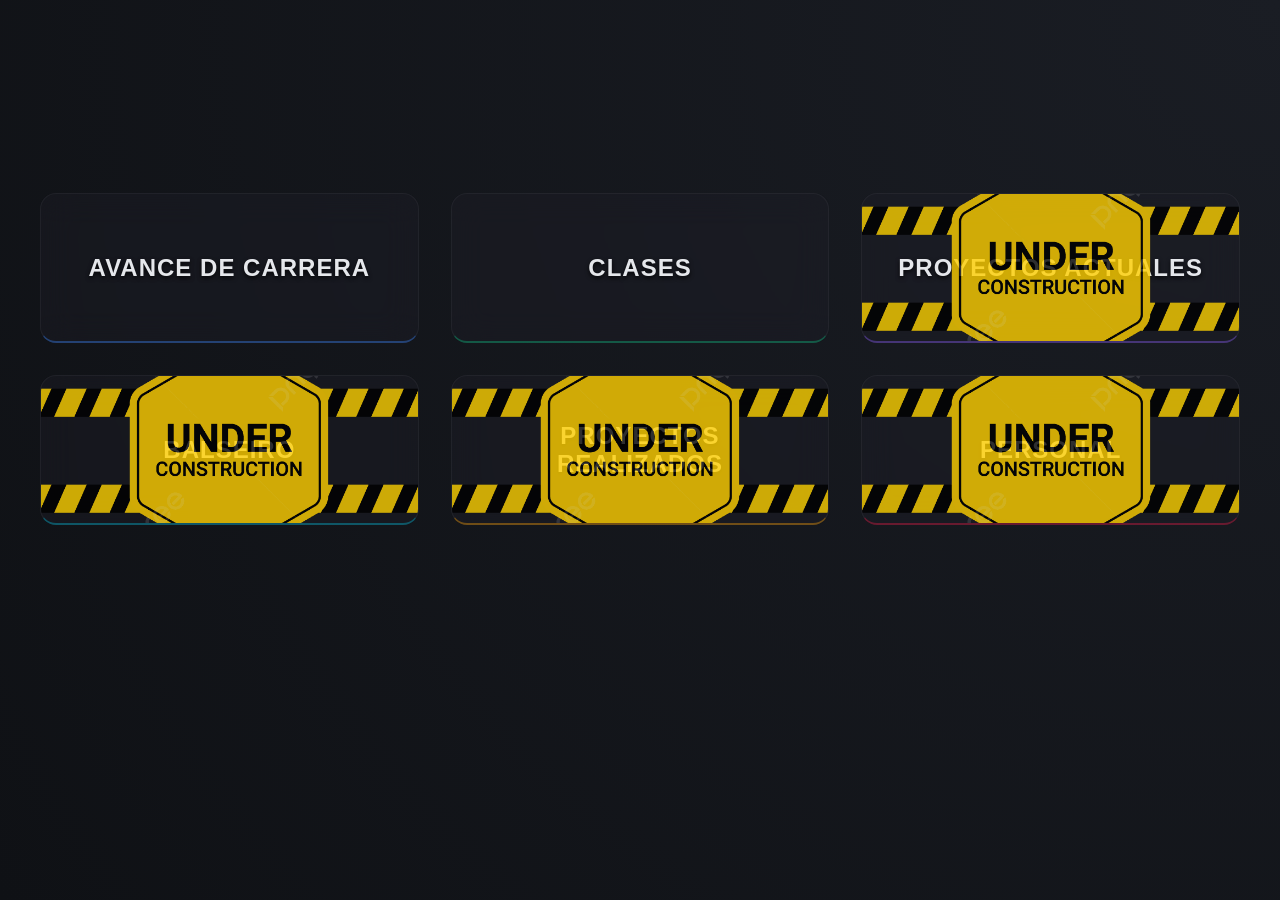
<file: index.html>
<!DOCTYPE html>
<html lang="es">
<head>
    <meta charset="UTF-8">
    <meta name="viewport" content="width=device-width, initial-scale=1.0">
    <title>Home Page</title>
    <link rel="stylesheet" href="style.css">
</head>
<body>
    <div class="grid-container">
        
        <a href="avance.html" class="card">
            <h1 class="elegant-text">Avance de Carrera</h1>
        </a>
        
        <a href="clases.html" class="card">
            <h1 class="elegant-text">Clases</h1>
        </a>

        <div class="card">
            <img src="construccion.png" alt="En construcción" class="under-construction-img">
            <h1 class="elegant-text">Proyectos Actuales</h1>
        </div>

        <div class="card">
            <img src="construccion.png" alt="En construcción" class="under-construction-img">
            <h1 class="elegant-text">Balseiro</h1>
        </div>

        <div class="card">
            <img src="construccion.png" alt="En construcción" class="under-construction-img">
            <h1 class="elegant-text">Proyectos realizados</h1>
        </div>

        <div class="card">
            <img src="construccion.png" alt="En construcción" class="under-construction-img">
            <h1 class="elegant-text">Personal</h1>
        </div>

        <!-- 7mo Bloque Oculto (Easter Egg del Snake) -->
        <a href="snake.html" class="card hidden-block">
            <!-- No hace falta ponerle texto ni imagen porque será invisible -->
        </a>

    </div>
</body>
</html>
</file>
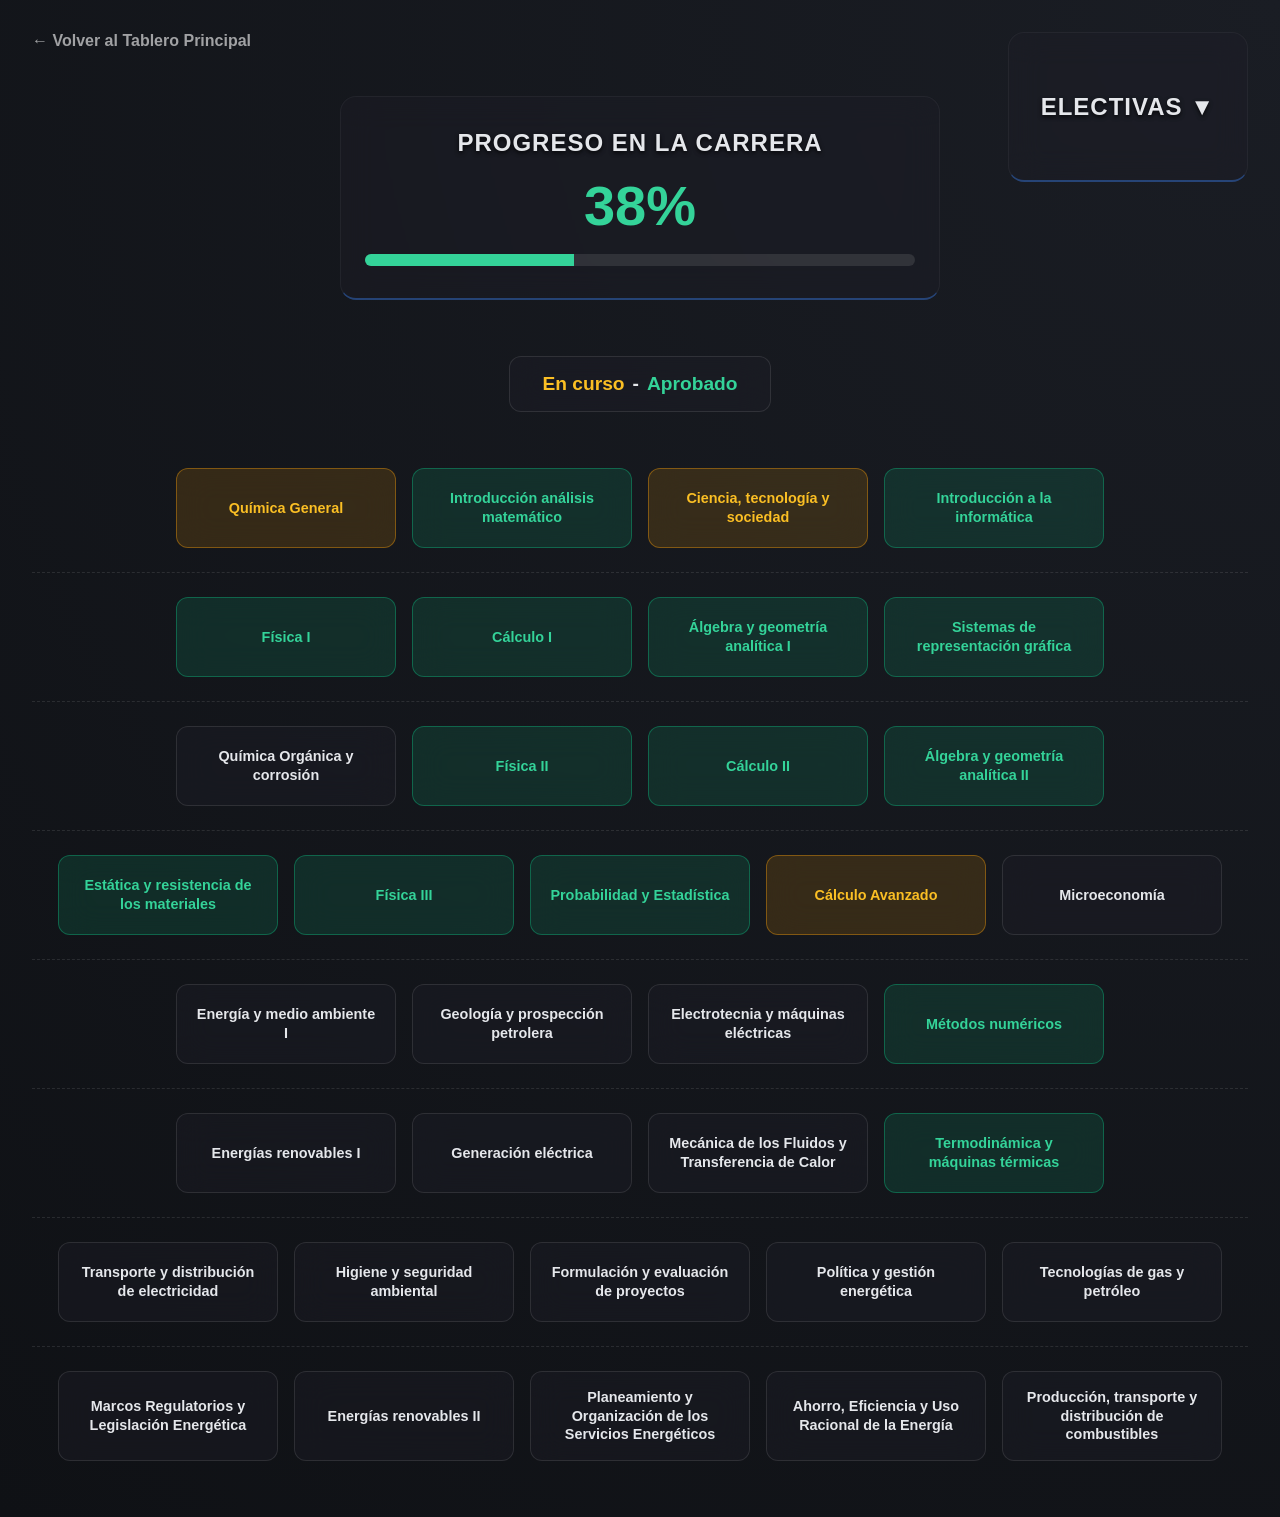
<file: avance.html>
<!DOCTYPE html>
<html lang="es">
<head>
    <meta charset="UTF-8">
    <meta name="viewport" content="width=device-width, initial-scale=1.0">
    <title>Avance de Carrera</title>
    <link rel="stylesheet" href="style.css">
</head>
<body>
        
    <!-- Botón para volver al Inicio -->
    <a href="index.html" class="back-button">← Volver al Tablero Principal</a>

        <!-- Menú Desplegable Flotante -->
    <div class="electives-dropdown">
        
        <!-- El botón principal (sigue siendo un globo grande) -->
        <div class="card electives-btn">
            <h1 class="elegant-text" style="font-size: 1.5rem; margin: 0;">Electivas ▼</h1>
        </div>
        
        <!-- Contenedor invisible para apilar las materias -->
        <div class="electives-content">
            
            <!-- Materia usando tu clase original de la página de avance -->
            <div class="subject-card status-2">
                <p class="subject-text">Applied Mechatronics</p>
            </div>

            <div class="subject-card status-2">
                <p class="subject-text">Energía Nuclear</p>
            </div>

            <!-- Para agregar más materias, copiá el bloque <div class="subject-card status-1"> de arriba y pegalo acá abajo -->
            
        </div>
    </div>

    <div class="curriculum-container">
        
        <!-- Cartel de Progreso en la carrera -->
        <div class="card" style="display: block; margin: 0 auto 2rem auto; text-align: center; max-width: 600px; width: 90%;">
            <h2 class="elegant-text" style="font-size: 1.5rem; margin-bottom: 0.5rem;">Progreso en la carrera</h2>
            
            <h1 id="texto-porcentaje" style="color: #34d399; font-size: 3.5rem; margin: 1rem 0;">0%</h1>
            
            <div style="width: 100%; background: rgba(255, 255, 255, 0.1); border-radius: 8px; height: 12px; overflow: hidden;">
                <div id="barra-porcentaje" style="width: 0%; height: 100%; background: #34d399; transition: width 1.5s ease-in-out;"></div>
            </div>
        </div>

        <!-- Cartel de Leyenda Único -->
        <div class="legend-box">
            <span class="legend-yellow">En curso</span> - <span class="legend-green">Aprobado</span>
        </div>

        <!-- Nivel 1 -->
        <div class="level-row">
            <div class="subject-card status-2"><p class="subject-text">Química General</p></div>
            <div class="subject-card status-1"><p class="subject-text">Introducción análisis matemático</p></div>
            <div class="subject-card status-2"><p class="subject-text">Ciencia, tecnología y sociedad</p></div>
            <div class="subject-card status-1"><p class="subject-text">Introducción a la informática</p></div>
        </div>

        <!-- Nivel 2 -->
        <div class="level-row">
            <div class="subject-card status-1"><p class="subject-text">Física I</p></div>
            <div class="subject-card status-1"><p class="subject-text">Cálculo I</p></div>
            <div class="subject-card status-1"><p class="subject-text">Álgebra y geometría analítica I</p></div>
            <div class="subject-card status-1"><p class="subject-text">Sistemas de representación gráfica</p></div>
        </div>

        <!-- Nivel 3 -->
        <div class="level-row">
            <div class="subject-card"><p class="subject-text">Química Orgánica y corrosión</p></div>
            <div class="subject-card status-1"><p class="subject-text">Física II</p></div>
            <div class="subject-card status-1"><p class="subject-text">Cálculo II</p></div>
            <div class="subject-card status-1"><p class="subject-text">Álgebra y geometría analítica II</p></div>
        </div>

        <!-- Nivel 4 -->
        <div class="level-row">
            <div class="subject-card status-1"><p class="subject-text">Estática y resistencia de los materiales</p></div>
            <div class="subject-card status-1"><p class="subject-text">Física III</p></div>
            <div class="subject-card status-1"><p class="subject-text">Probabilidad y Estadística</p></div>
            <div class="subject-card status-2"><p class="subject-text">Cálculo Avanzado</p></div>
            <div class="subject-card"><p class="subject-text">Microeconomía</p></div>
        </div>

        <!-- Nivel 5 -->
        <div class="level-row">
            <div class="subject-card"><p class="subject-text">Energía y medio ambiente I</p></div>
            <div class="subject-card"><p class="subject-text">Geología y prospección petrolera</p></div>
            <div class="subject-card"><p class="subject-text">Electrotecnia y máquinas eléctricas</p></div>
            <div class="subject-card status-1"><p class="subject-text">Métodos numéricos</p></div>
        </div>

        <!-- Nivel 6 -->
        <div class="level-row">
            <div class="subject-card"><p class="subject-text">Energías renovables I</p></div>
            <div class="subject-card"><p class="subject-text">Generación eléctrica</p></div>
            <div class="subject-card "><p class="subject-text">Mecánica de los Fluidos y Transferencia de Calor</p></div>
            <div class="subject-card status-1"><p class="subject-text">Termodinámica y máquinas térmicas</p></div>
        </div>

        <!-- Nivel 7 -->
        <div class="level-row">
            <div class="subject-card"><p class="subject-text">Transporte y distribución de electricidad</p></div>
            <div class="subject-card"><p class="subject-text">Higiene y seguridad ambiental</p></div>
            <div class="subject-card"><p class="subject-text">Formulación y evaluación de proyectos</p></div>
            <div class="subject-card"><p class="subject-text">Política y gestión energética</p></div>
            <div class="subject-card"><p class="subject-text">Tecnologías de gas y petróleo</p></div>
        </div>

        <!-- Nivel 8 -->
        <div class="level-row">
            <div class="subject-card"><p class="subject-text">Marcos Regulatorios y Legislación Energética</p></div>
            <div class="subject-card"><p class="subject-text">Energías renovables II</p></div>
            <div class="subject-card"><p class="subject-text">Planeamiento y Organización de los Servicios Energéticos</p></div>
            <div class="subject-card"><p class="subject-text">Ahorro, Eficiencia y Uso Racional de la Energía</p></div>
            <div class="subject-card"><p class="subject-text">Producción, transporte y distribución de combustibles</p></div>
        </div>

    </div> 

    <script>
        document.addEventListener("DOMContentLoaded", function() {
            // Contamos TODAS las materias (.subject-card)
            const todasLasMaterias = document.querySelectorAll('.subject-card');
            const total = todasLasMaterias.length;

            // Contamos SOLO las materias aprobadas en verde (.status-1)
            const materiasAprobadas = document.querySelectorAll('.subject-card.status-1');
            const aprobadas = materiasAprobadas.length;

            // Calculamos el porcentaje
            let porcentaje = 0;
            if (total > 0) {
                porcentaje = Math.round((aprobadas / total) * 100); 
            }

            // Inyectamos el porcentaje en el texto
            document.getElementById('texto-porcentaje').innerText = porcentaje + '%';
            
            // Animamos la barra para que se llene hasta el porcentaje calculado
            setTimeout(() => {
                document.getElementById('barra-porcentaje').style.width = porcentaje + '%';
            }, 100);
        });
    </script>
</body>
</html>
</file>
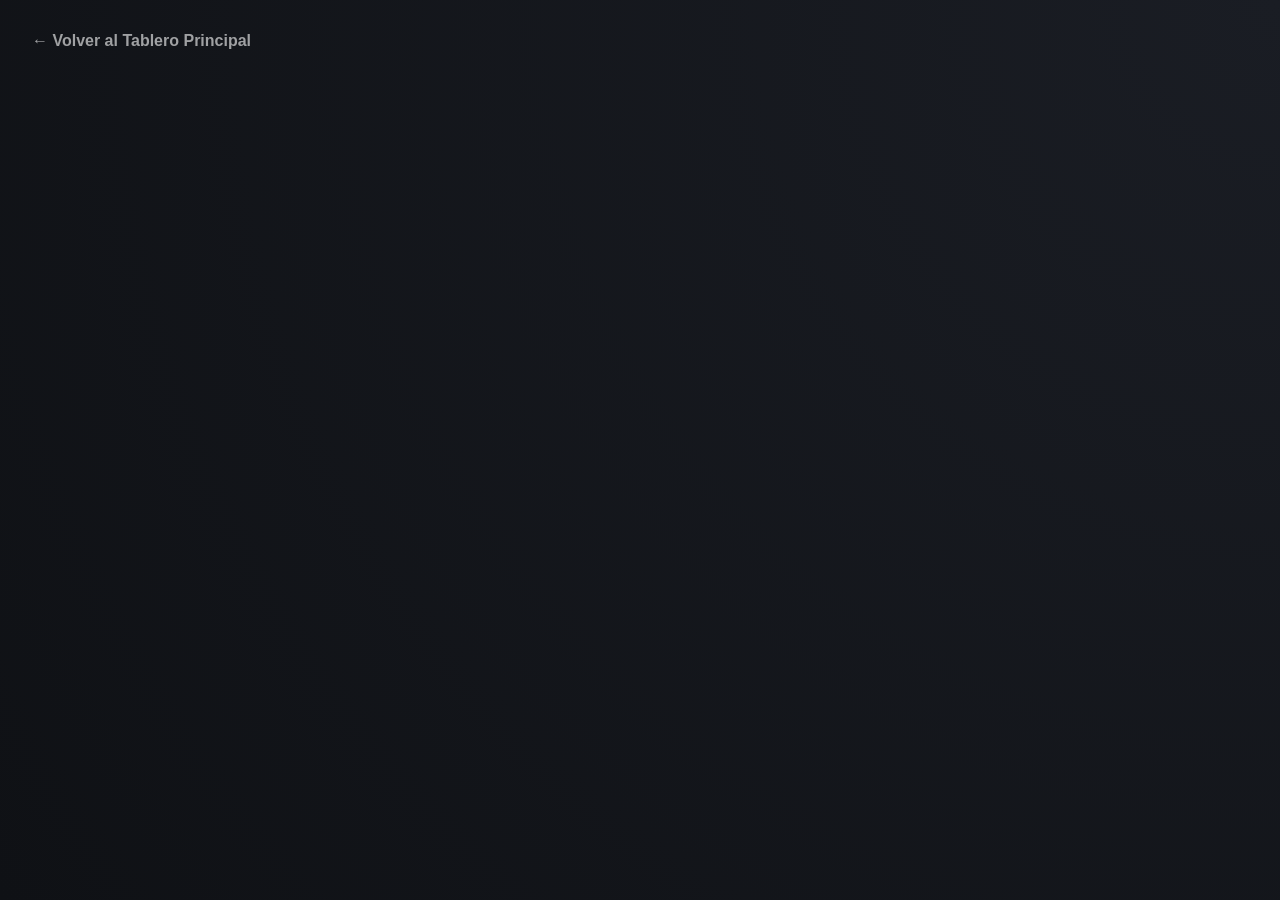
<file: clases.html>
<!DOCTYPE html>
<html lang="es">
<head>
    <meta charset="UTF-8">
    <meta name="viewport" content="width=device-width, initial-scale=1.0">
    <title>Material de Clases</title>
    <link rel="stylesheet" href="style.css">
</head>
<body>
     <!-- Botón para volver al Inicio -->
    <a href="index.html" class="back-button">← Volver al Tablero Principal</a>
    
    <!-- Iframe de Drive sin globo flotante y con clase para modo oscuro -->
    <iframe 
    class="drive-dark-mode"
    src="https://drive.google.com/embeddedfolderview?id=1nTTaUtR_sME8t5CcwbOVGizxj5PJw78O#list" 
    width="100%" 
    height="600">
    </iframe>

</body>
</html>
</file>
<file: style.css>
/* Reseteo básico */
* {
    margin: 0;
    padding: 0;
    box-sizing: border-box;
}

body {
    /* Fondo oscuro profundo, típico de interfaces de programación y dashboards */
    background-color: #0f1115;
    background-image: radial-gradient(circle at top right, #1a1d24, #0f1115);
    
    /* Volvemos a una fuente limpia y moderna (Sans-Serif) ideal para modo oscuro */
    font-family: 'Segoe UI', Roboto, Helvetica, Arial, sans-serif;
    display: flex;
    justify-content: center;
    align-items: center;
    min-height: 100vh;
    padding: 2rem;
    color: #e5e7eb; /* Texto gris muy claro, menos agresivo que el blanco puro */
}

/* El contenedor de la matriz */
.grid-container {
    display: grid;
    grid-template-columns: repeat(3, 1fr);
    gap: 2rem;
    max-width: 1200px;
    width: 100%;
}

/* Base de Glassmorphism Oscuro */
.card {
    position: relative; /* Para poder poner el underconstruction ese*/ 
    overflow: hidden;

    display: flex;
    flex-direction: column;
    justify-content: center;
    align-items: center;
    text-align: center;
    padding: 2rem 1.5rem;
    min-height: 150px;
    
    /* Vidrio oscuro translúcido */
    background: rgba(30, 32, 40, 0.4);
    backdrop-filter: blur(16px);
    -webkit-backdrop-filter: blur(16px);
    
    border-radius: 16px;
    /* Borde base sutil para darle forma al "cristal" */
    border: 1px solid rgba(255, 255, 255, 0.05);
    
    transition: transform 0.4s ease, box-shadow 0.4s ease, border-color 0.4s ease;
}

/* Mantener limpio el enlace (Tu excelente aporte) */
.card:link,
.card:visited,
.card:hover,
.card:active {
    text-decoration: none;
    color: inherit;
}

/* =========================================================================
   MAGIA CSS: Colores individuales para cada tarjeta usando :nth-child
   ========================================================================= */

/* 1. Avance de Carrera - Azul Profesional */
.card:nth-child(1) {
    border-bottom: 2px solid rgba(59, 130, 246, 0.4); /* Línea de base azul */
}
.card:nth-child(1):hover {
    transform: translateY(-5px);
    border-color: rgba(59, 130, 246, 0.7);
    box-shadow: 0 10px 30px rgba(59, 130, 246, 0.15); /* Resplandor azul */
}

/* 2. Clases - Verde Esmeralda (Éxito/Aprobación) */
.card:nth-child(2) {
    border-bottom: 2px solid rgba(16, 185, 129, 0.4);
}
.card:nth-child(2):hover {
    transform: translateY(-5px);
    border-color: rgba(16, 185, 129, 0.7);
    box-shadow: 0 10px 30px rgba(16, 185, 129, 0.15);
}

/* 3. Proyectos Actuales - Violeta (Creatividad/Tecnología) */
.card:nth-child(3) {
    border-bottom: 2px solid rgba(139, 92, 246, 0.4);
}
.card:nth-child(3):hover {
    transform: translateY(-5px);
    border-color: rgba(139, 92, 246, 0.7);
    box-shadow: 0 10px 30px rgba(139, 92, 246, 0.15);
}

/* 4. Balseiro - Celeste/Cian (Precisión) */
.card:nth-child(4) {
    border-bottom: 2px solid rgba(6, 182, 212, 0.4);
}
.card:nth-child(4):hover {
    transform: translateY(-5px);
    border-color: rgba(6, 182, 212, 0.7);
    box-shadow: 0 10px 30px rgba(6, 182, 212, 0.15);
}

/* 5. Proyectos realizados - Dorado Oscuro/Ámbar (Logros) */
.card:nth-child(5) {
    border-bottom: 2px solid rgba(245, 158, 11, 0.4);
}
.card:nth-child(5):hover {
    transform: translateY(-5px);
    border-color: rgba(245, 158, 11, 0.7);
    box-shadow: 0 10px 30px rgba(245, 158, 11, 0.15);
}

/* 6. Personal - Carmesí (Vitalidad) */
.card:nth-child(6) {
    border-bottom: 2px solid rgba(225, 29, 72, 0.4);
}
.card:nth-child(6):hover {
    transform: translateY(-5px);
    border-color: rgba(225, 29, 72, 0.7);
    box-shadow: 0 10px 30px rgba(225, 29, 72, 0.15);
}

/* El texto de los carteles */
.elegant-text {
    font-size: 1.5rem;
    font-weight: 600;
    margin: 0;
    letter-spacing: 1px;
    text-transform: uppercase;
    /* Sombreado oscuro detrás del texto para que no se pierda en el vidrio */
    text-shadow: 0 2px 4px rgba(0, 0, 0, 0.8);
}

/* DISEÑO RESPONSIVO */
@media (max-width: 900px) {
    .grid-container {
        grid-template-columns: repeat(2, 1fr); 
    }
}

@media (max-width: 600px) {
    .grid-container {
        grid-template-columns: 1fr; 
    }
}

/* =========================================================================
   ESTILOS PARA LA PÁGINA DE AVANCE DE CARRERA (MATERIAS)
   ========================================================================= */

/* Contenedor principal para la vista de materias */
.curriculum-container {
    display: flex;
    flex-direction: column; /* Apila las filas verticalmente */
    gap: 1.5rem; /* Espacio vertical entre cada nivel */
    max-width: 1400px;
    width: 100%;
    margin-top: 4rem; /* Deja espacio para el botón de volver */
}

/* Cada fila o nivel de materias */
.level-row {
    display: flex;
    flex-direction: row;
    flex-wrap: wrap; /* Si la pantalla es chica, las materias bajan al siguiente renglón */
    justify-content: center; /* Centra todas las materias de la fila */
    gap: 1rem; /* Espacio horizontal entre materias */
    
    /* Le agregamos una sutil línea separadora debajo de cada nivel */
    padding-bottom: 1.5rem;
    border-bottom: 1px dashed rgba(255, 255, 255, 0.1);
}

/* Quita la línea separadora del último nivel */
.level-row:last-child {
    border-bottom: none;
}

/* La tarjeta específica para cada materia (más chica que las del menú) */
.subject-card {
    display: flex;
    justify-content: center;
    align-items: center;
    text-align: center;
    padding: 1rem;
    min-height: 80px;
    width: 220px; /* Ancho fijo para que se vean uniformes */
    
    /* Reutilizamos el estilo Glassmorphism base */
    background: rgba(30, 32, 40, 0.4);
    backdrop-filter: blur(16px);
    -webkit-backdrop-filter: blur(16px);
    border-radius: 12px;
    border: 1px solid rgba(255, 255, 255, 0.1);
    
    transition: transform 0.3s ease, border-color 0.3s ease;
}

.subject-card:hover {
    transform: translateY(-3px);
    border-color: rgba(255, 255, 255, 0.4);
}

/* El texto de las materias */
.subject-text {
    font-size: 0.9rem;
    font-weight: 600;
    color: #e5e7eb;
    margin: 0;
    line-height: 1.3;
}

/* Botón flotante para volver (Ahora fijo al hacer scroll) */
.back-button {
    position: fixed;     /* Esto hace que el botón se quede pegado a la pantalla */
    top: 2rem;
    left: 2rem;
    color: rgba(255, 255, 255, 0.6);
    text-decoration: none;
    font-weight: bold;
    font-size: 1rem;
    transition: color 0.3s ease;
    z-index: 1000;       /* Asegura que el botón siempre flote POR ENCIMA de los carteles */
}

.back-button:hover {
    color: #ffffff;
}

/* =========================================================================
   ESTADOS DE LAS MATERIAS (1 = Verde, 2 = Amarillo, 3 = Transparente por defecto)
   ========================================================================= */

/* Estado 1: Verde (Aprobada) */
.subject-card.status-1 {
    background: rgba(16, 185, 129, 0.15); /* Tinte verde */
    border-color: rgba(16, 185, 129, 0.4);
}
.subject-card.status-1:hover {
    border-color: rgba(16, 185, 129, 0.8);
    box-shadow: 0 5px 20px rgba(16, 185, 129, 0.2);
}
.subject-card.status-1 .subject-text {
    color: #34d399; /* Texto verde clarito para que resalte */
}

/* Estado 2: Amarillo / Ámbar (Cursando o Regular) */
.subject-card.status-2 {
    background: rgba(245, 158, 11, 0.15); /* Tinte amarillo/ámbar */
    border-color: rgba(245, 158, 11, 0.4);
}
.subject-card.status-2:hover {
    border-color: rgba(245, 158, 11, 0.8);
    box-shadow: 0 5px 20px rgba(245, 158, 11, 0.2);
}
.subject-card.status-2 .subject-text {
    color: #fbbf24; /* Texto amarillo clarito */
}

/* =========================================================================
   LEYENDA DE ESTADOS
   ========================================================================= */

.legend-box {
    display: flex;
    justify-content: center;
    align-items: center;
    margin: 0 auto 2rem auto; /* Lo centra horizontalmente y le da margen abajo */
    padding: 1rem 2rem;
    background: rgba(30, 32, 40, 0.4);
    backdrop-filter: blur(16px);
    -webkit-backdrop-filter: blur(16px);
    border-radius: 12px;
    border: 1px solid rgba(255, 255, 255, 0.1);
    font-weight: 600;
    font-size: 1.2rem;
    color: #e5e7eb; /* Color blanco/gris para el guion medio */
    width: fit-content;
}

.legend-yellow {
    color: #fbbf24;
    margin-right: 0.5rem;
}

.legend-green {
    color: #34d399;
    margin-left: 0.5rem;
}

/* Filtro para forzar el Modo Oscuro en iframes externos */
.drive-dark-mode {
    border: none;
    border-radius: 8px;
    width: 100%;
    max-width: 1000px;
    margin: 2rem auto;
    display: block; /* Centra el iframe si hay espacio sobrante */
    
    /* El truco de magia: invierte la luz y corrige el color de los íconos */
    filter: invert(90%) hue-rotate(180deg);
}

/* =========================================================================
   IMAGEN DE "EN CONSTRUCCIÓN"
   ========================================================================= */

.under-construction-img {
    position: absolute; /* Permite que la imagen flote libremente dentro de la tarjeta */
    width: 175%;        /* <-- Cambiado a ojimetro */
    height: auto;
    
    /* Centrado absoluto */
    top: 50%;
    left: 50%;
    transform: translate(-50%, -50%);
    
    z-index: 10;          /* Asegura que tape al texto */
    pointer-events: none; /* Evita que la imagen bloquee el clic por accidente */
    opacity: 0.8;         /* Un poco de transparencia para no perder la elegancia */
}

/* =========================================================================
   BLOQUE OCULTO (EASTER EGG)
   ========================================================================= */

.hidden-block {
    opacity: 0; /* Lo hace 100% invisible */
    cursor: default; /* Mantiene la flecha normal del mouse para no levantar sospechas */
    transition: none; /* Le sacamos la animación de flotar para que no se delate si le pasan el mouse */
    box-shadow: none; 
}

/* Opcional: Si querés que cuando pasen el mouse la flechita cambie a la "manito" 
   para darles una pista sutil, cambiá 'cursor: default;' por 'cursor: pointer;' */

/* =========================================================================
   MENÚ DESPLEGABLE CON CLASE DE MATERIAS (.subject-card)
   ========================================================================= */

/* Fija el grupo entero arriba a la derecha */
.electives-dropdown {
    position: fixed;
    top: 2rem;
    right: 2rem;
    z-index: 1000;
}

/* El botón principal */
.electives-btn {
    cursor: default;
    display: flex;
    justify-content: center;
    align-items: center;
    padding: 1.5rem 2rem; /* Le damos buen tamaño al botón */
}

/* El contenedor del menú (invisible por defecto) */
.electives-content {
    display: none; 
    position: absolute;
    top: 100%; 
    right: 0;
    padding-top: 1rem; /* Espacio invisible para no perder el hover */
    background: transparent;
}

/* Al pasar el mouse, muestra tus subject-cards apiladas */
.electives-dropdown:hover .electives-content {
    display: flex;
    flex-direction: column;
    gap: 1rem; /* Espacio entre cada materia */
    align-items: flex-end; /* Las pega hacia la derecha para que no se salgan de la pantalla */
}
</file>
